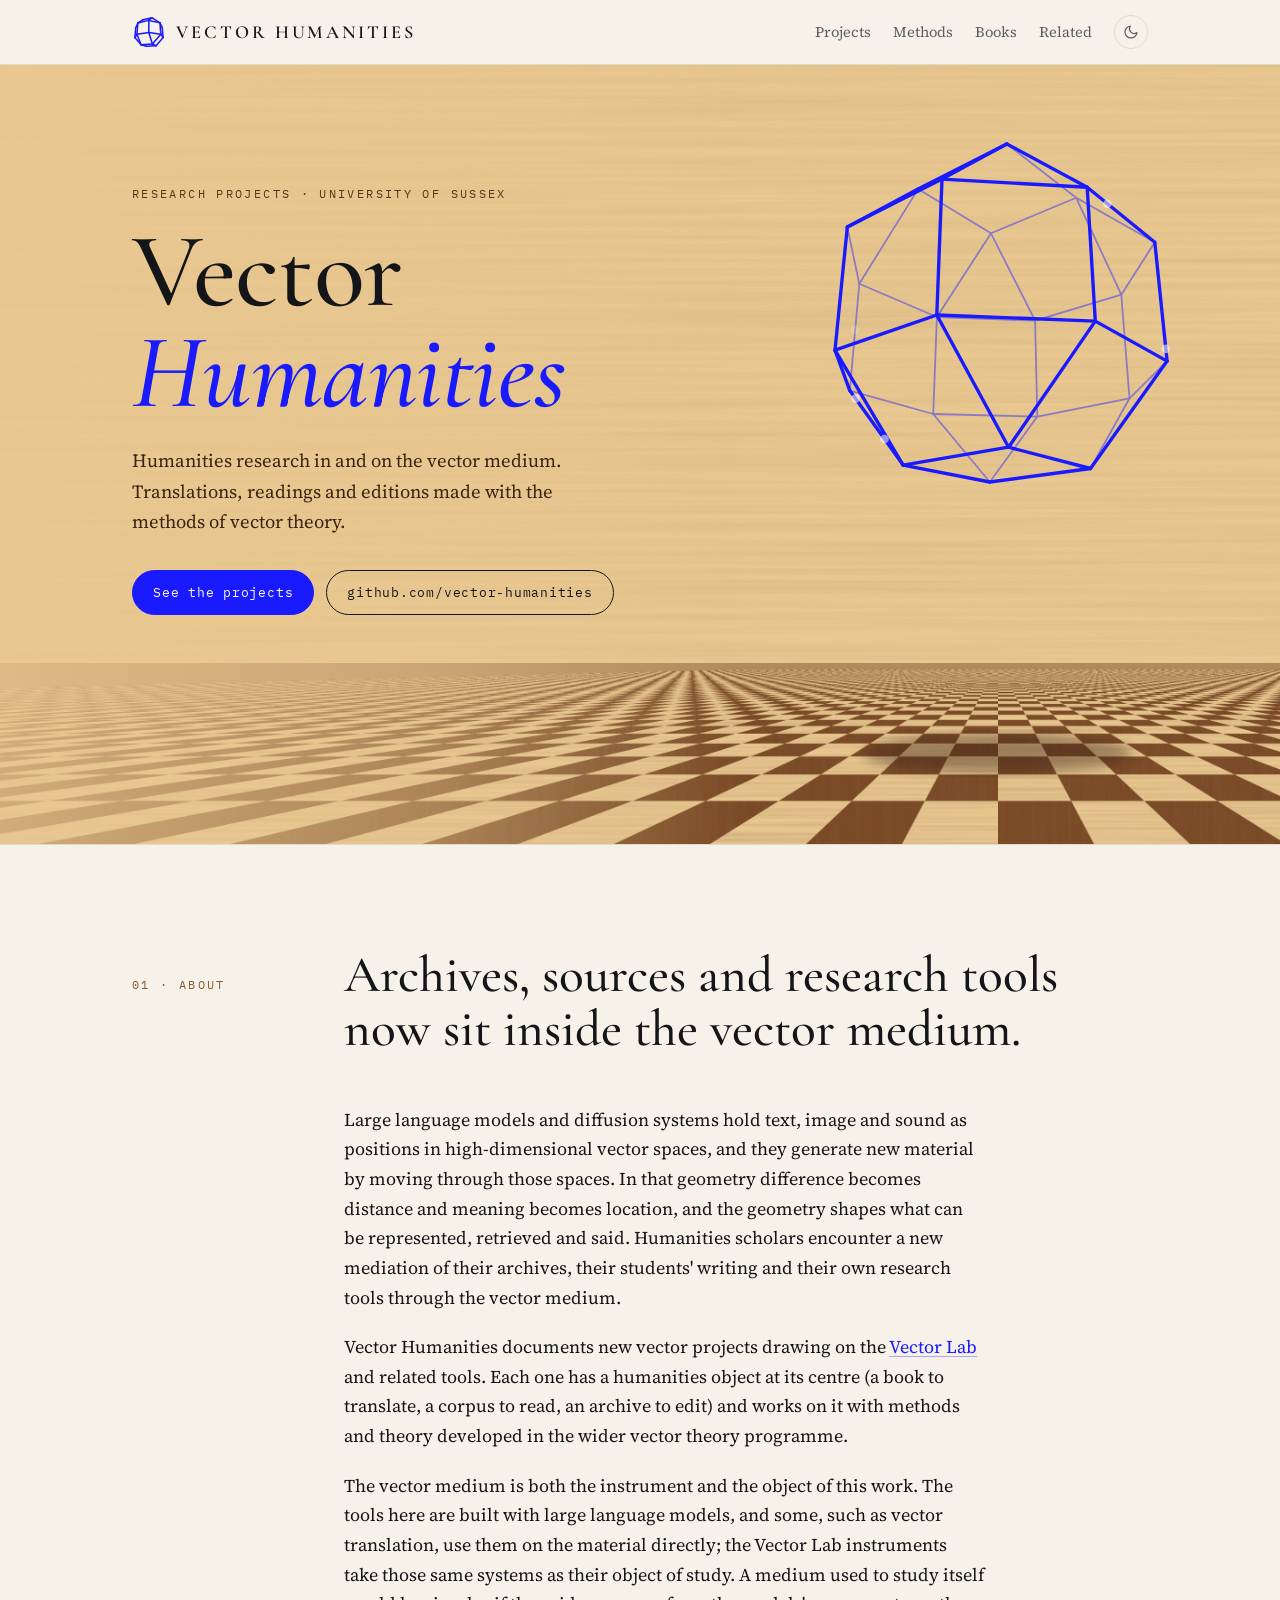
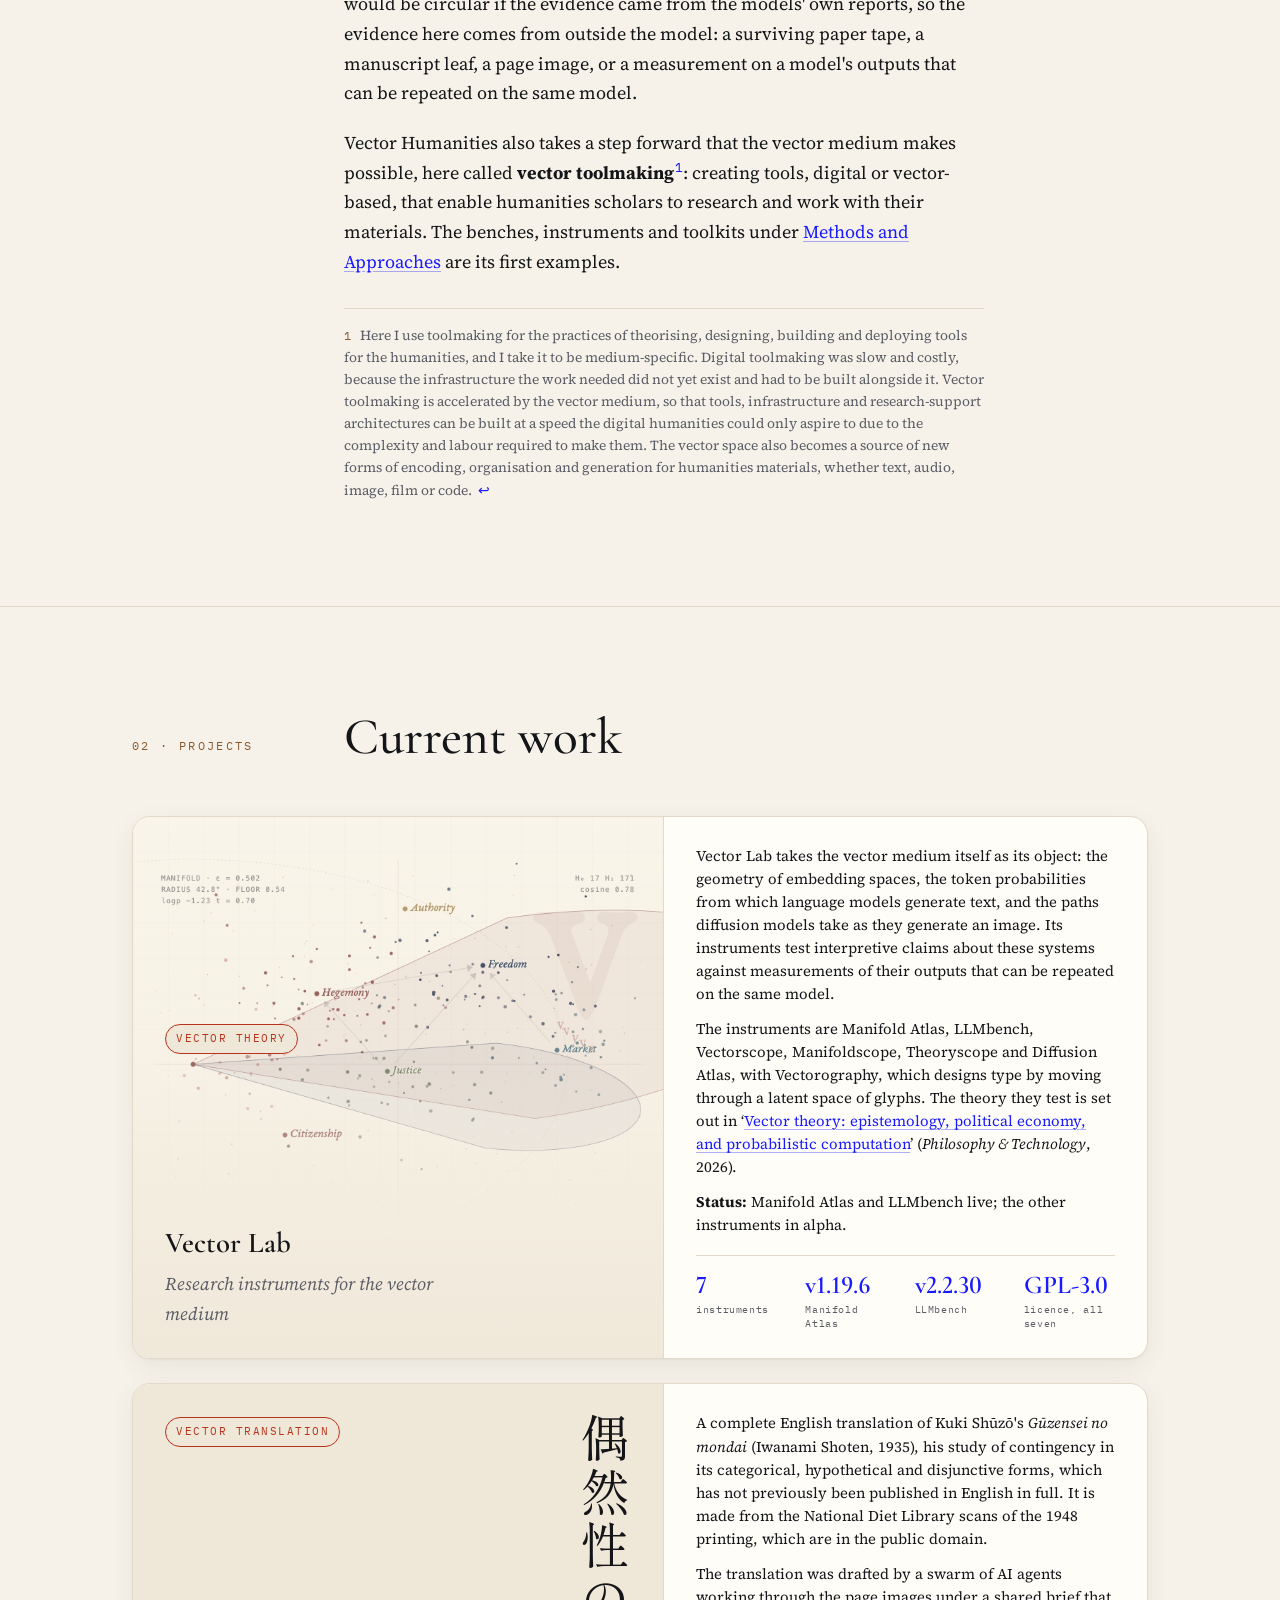
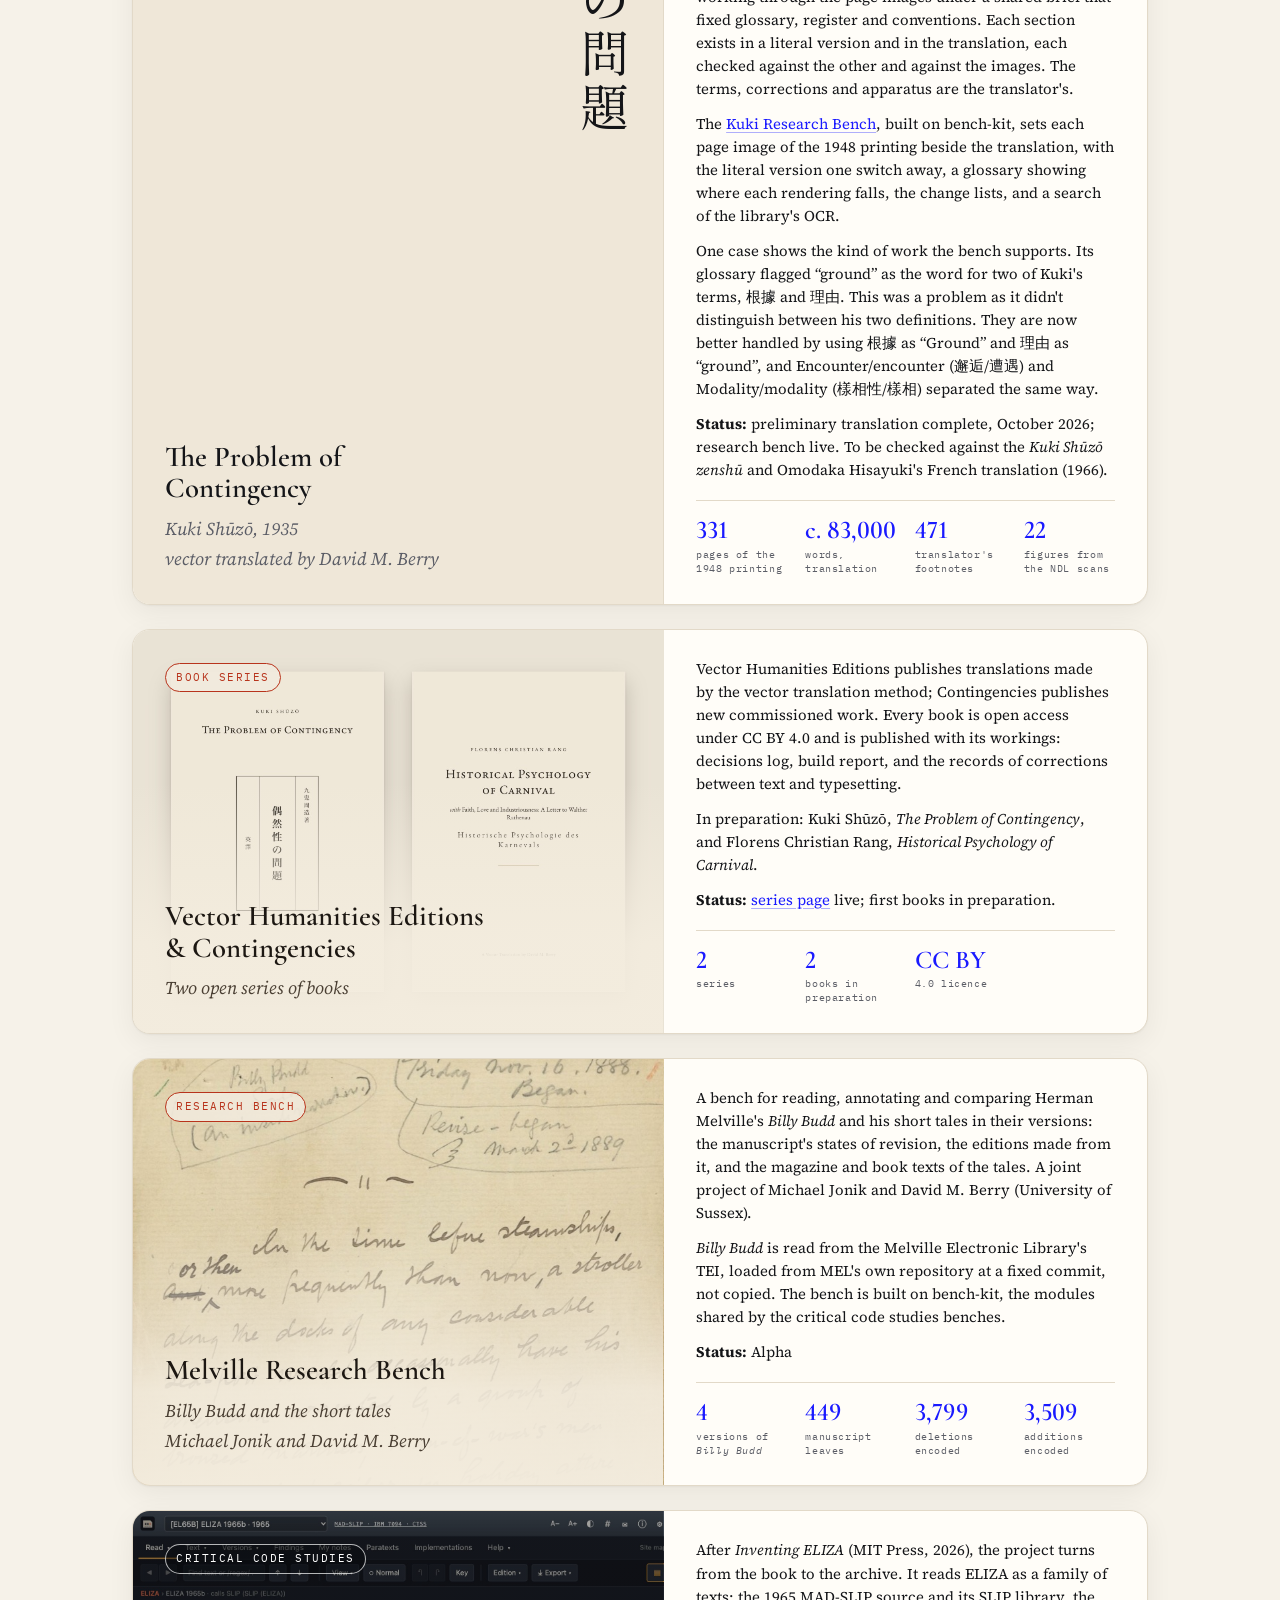
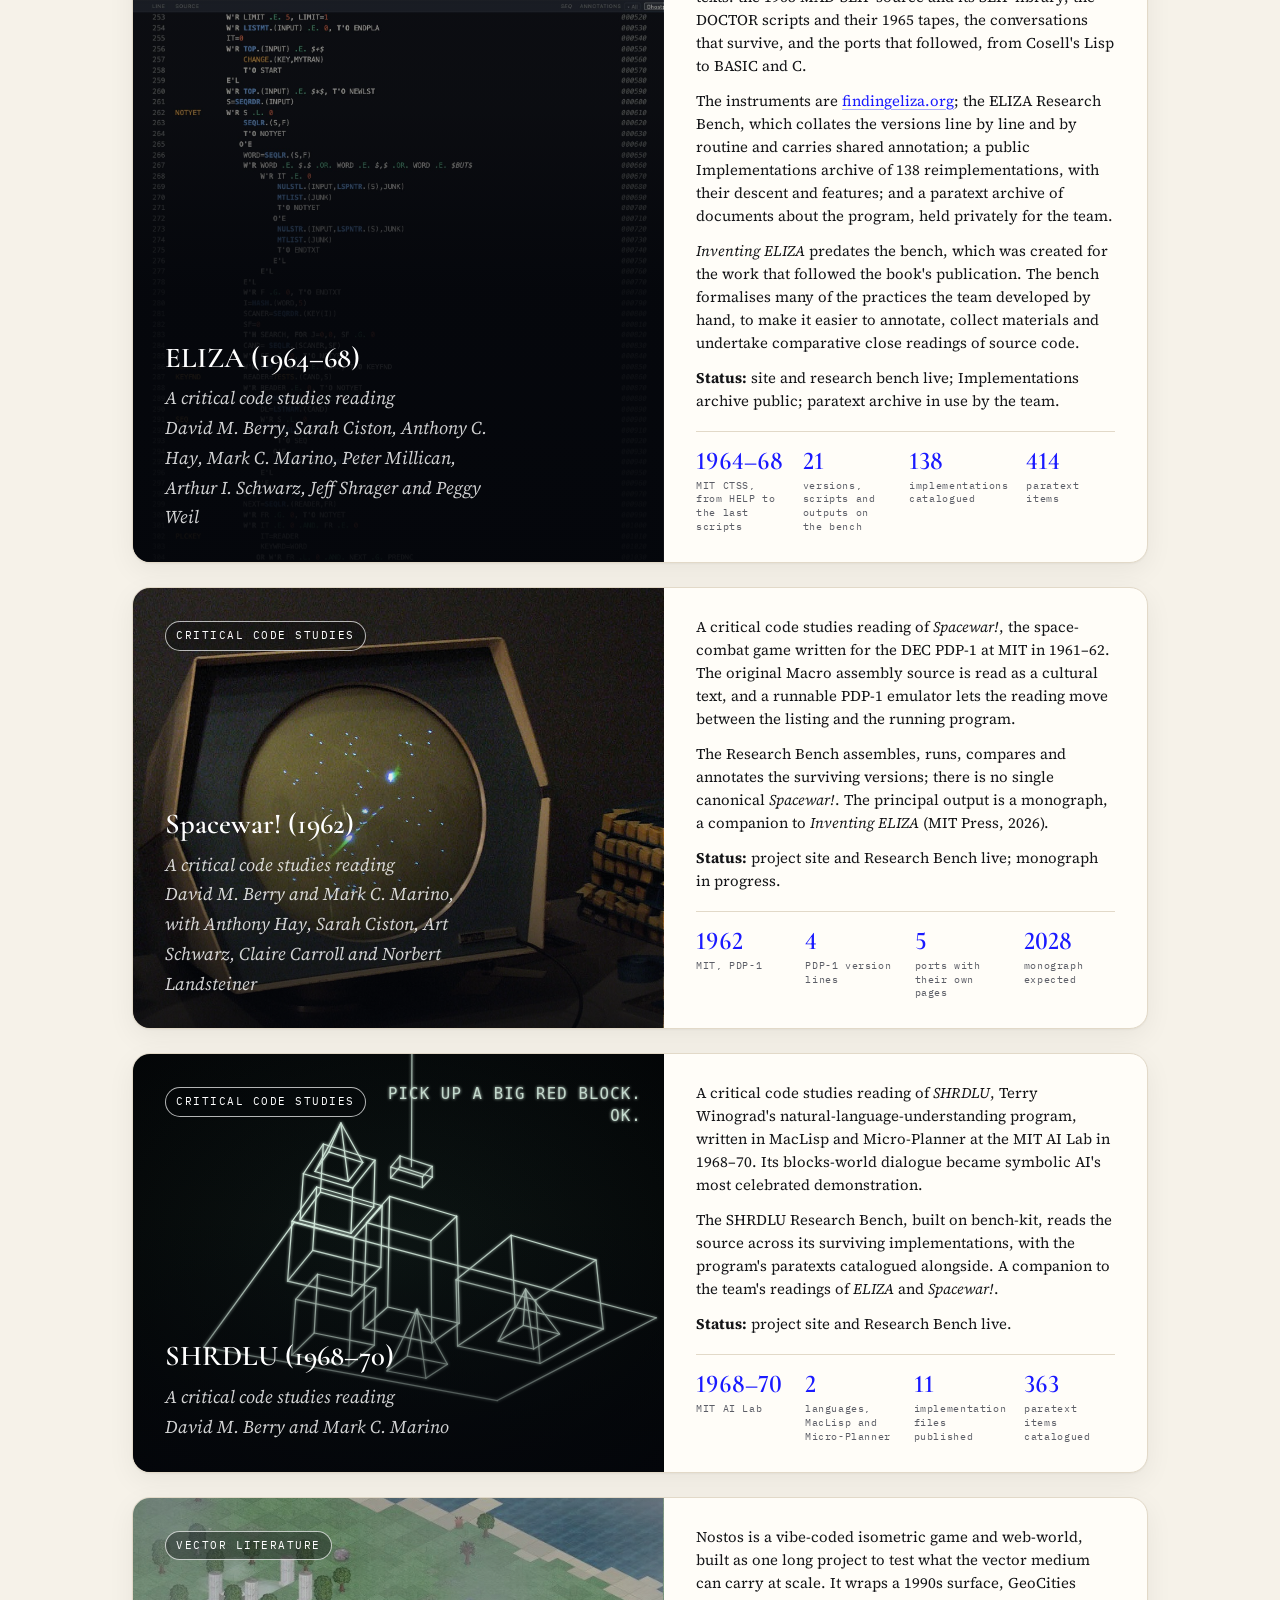
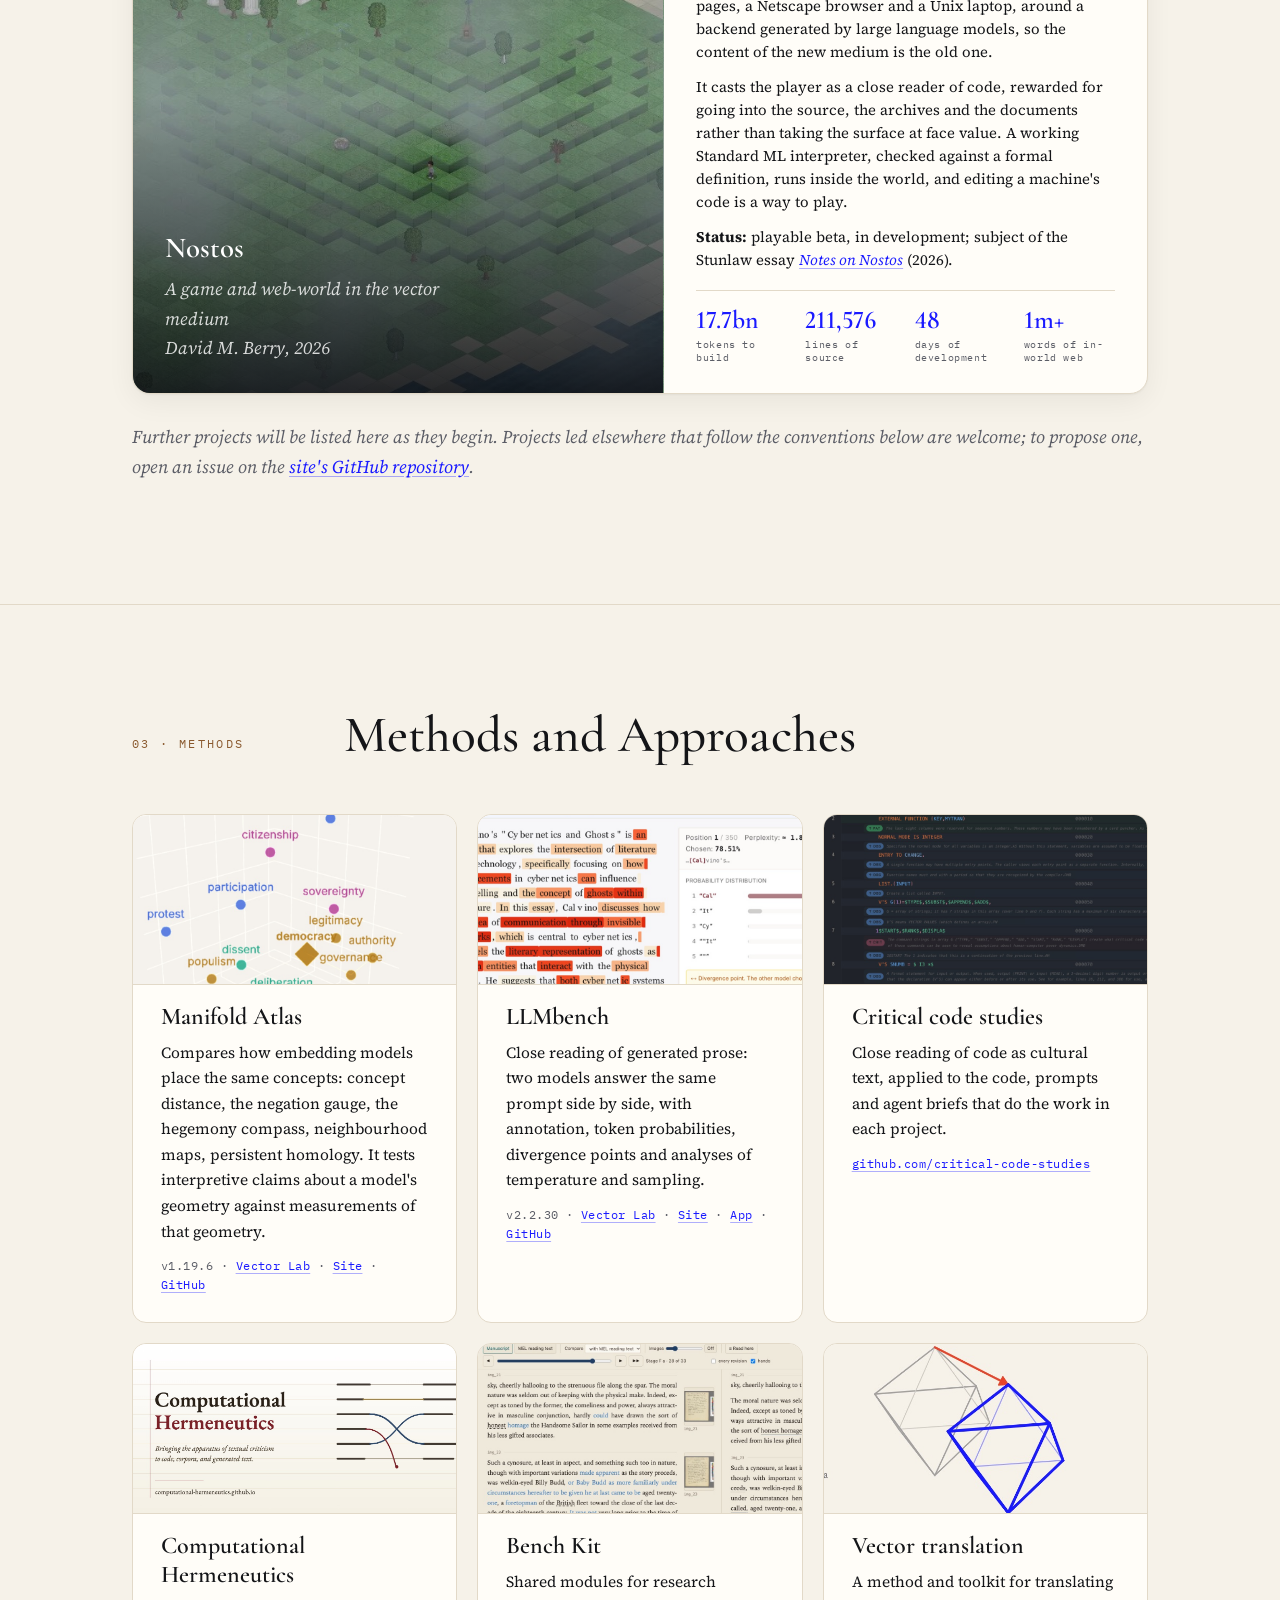
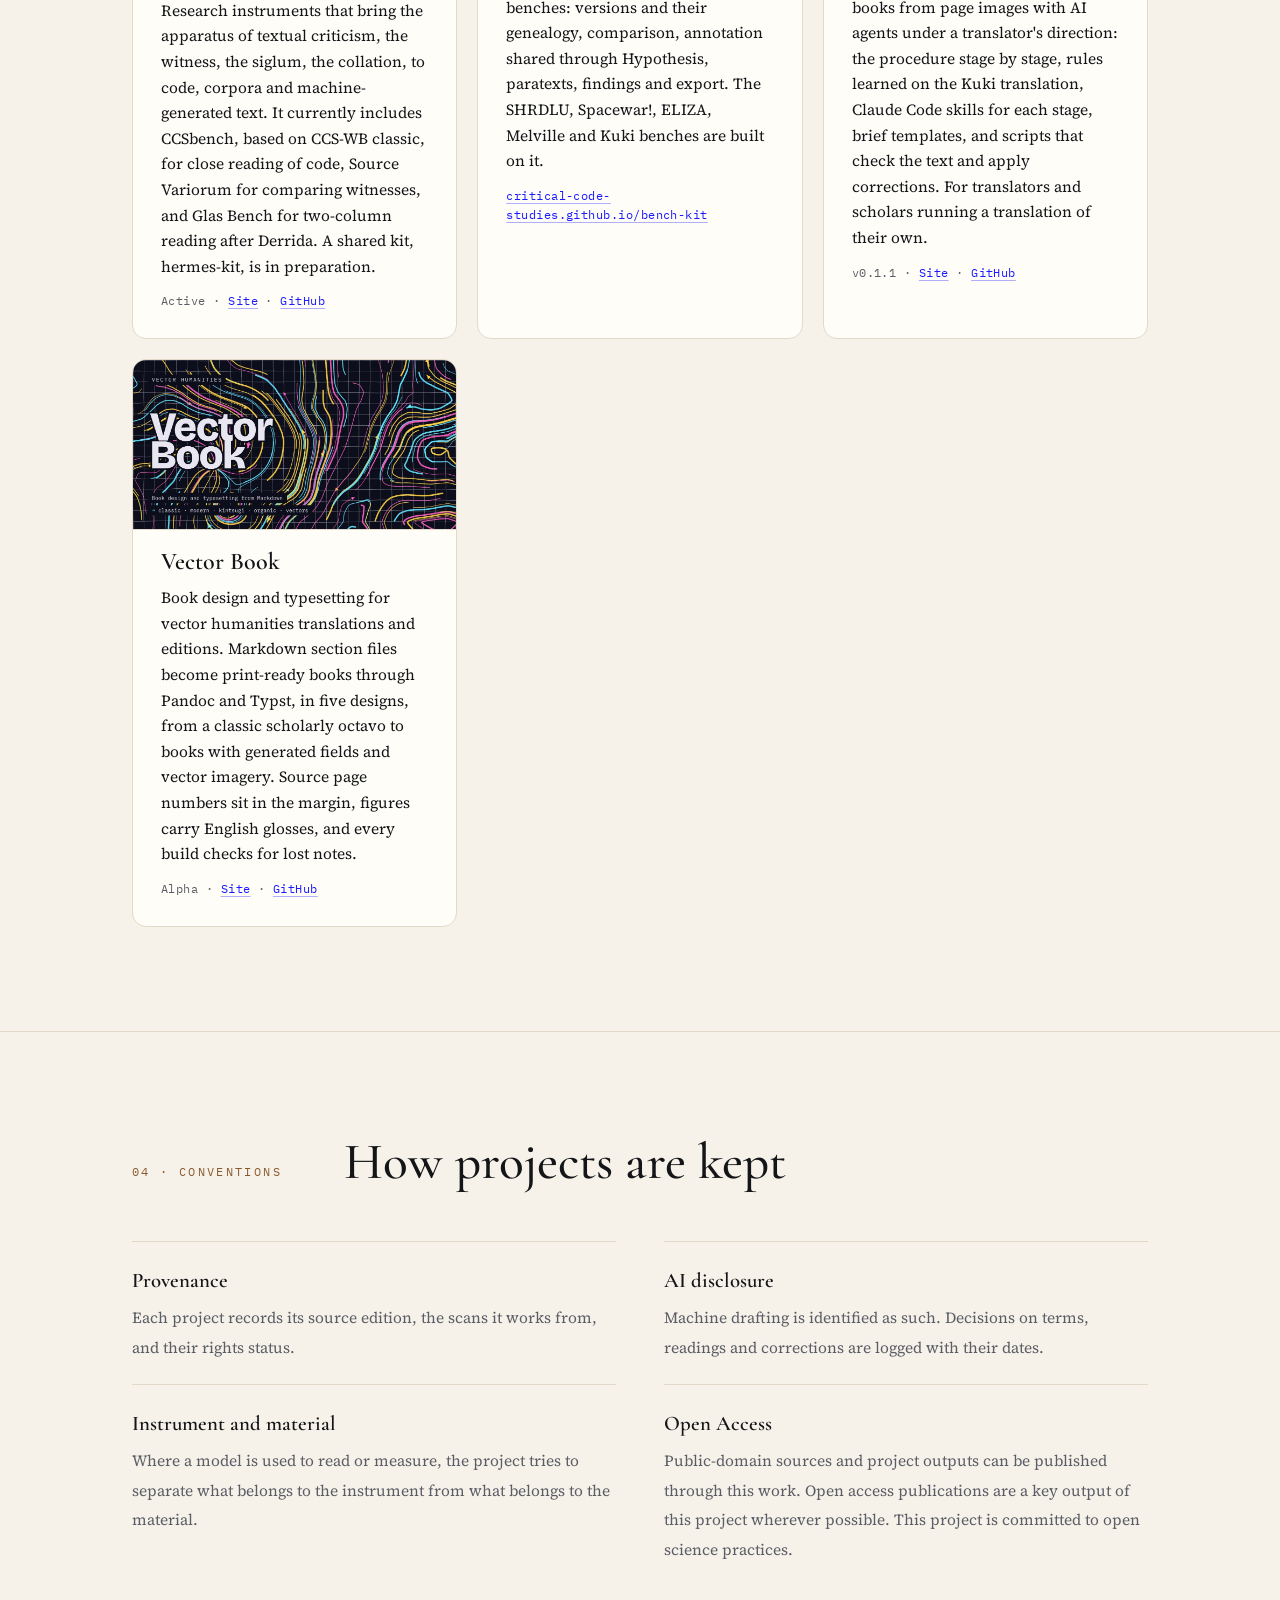
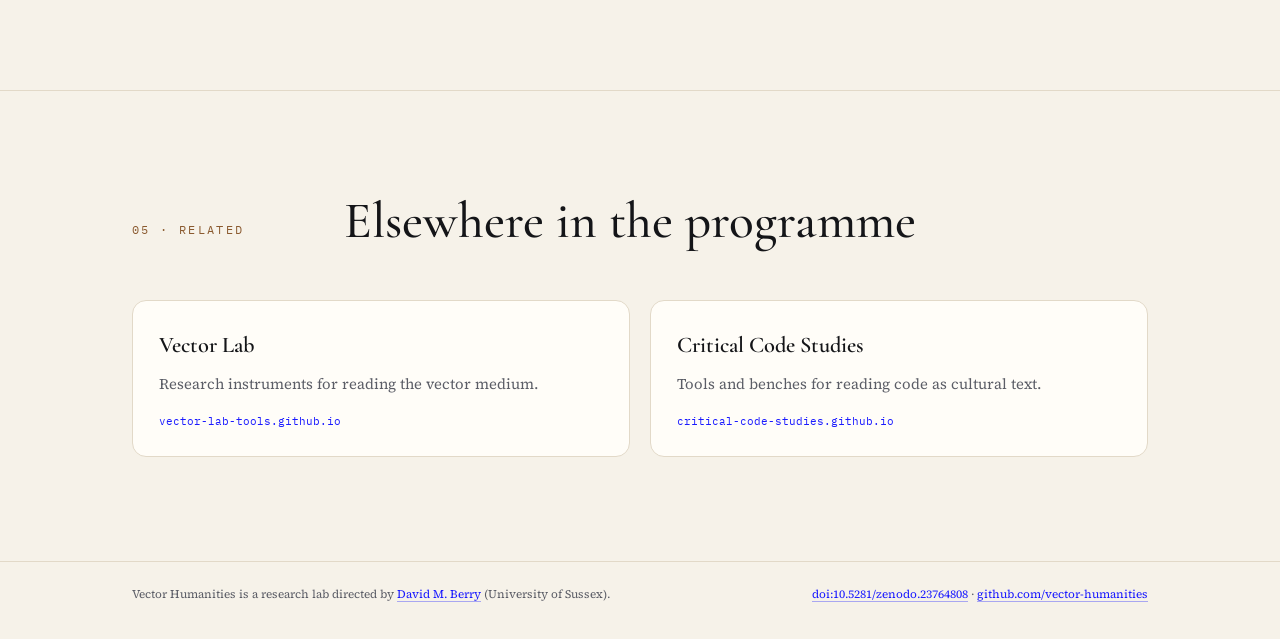
<file: index.html>
<!doctype html>
<html lang="en">
<head>
  <meta charset="utf-8">
  <meta name="viewport" content="width=device-width, initial-scale=1">
  <title>Vector Humanities</title>
  <meta name="description" content="Humanities research in and on the vector medium: projects that apply vector theory, the Vector Lab instruments, critical code studies and vector translation to texts, translations and archives.">
  <meta name="theme-color" content="#f8f5ee" media="(prefers-color-scheme: light)">
  <meta name="theme-color" content="#0b0e15" media="(prefers-color-scheme: dark)">
  <link rel="icon" type="image/svg+xml" href="assets/favicon.svg">
  <meta property="og:title" content="Vector Humanities">
  <meta property="og:description" content="Humanities research in and on the vector medium.">
  <meta property="og:type" content="website">
  <meta property="og:url" content="https://vector-humanities.github.io/">
  <meta property="og:image" content="https://vector-humanities.github.io/assets/og-card.png?v=2">
  <meta name="twitter:card" content="summary_large_image">

  <script>
    (function () {
      var s = null;
      try { s = localStorage.getItem('vh-theme'); } catch (e) {}
      if (s === 'dark' || s === 'light') document.documentElement.setAttribute('data-theme', s);
    })();
  </script>

  <link rel="preconnect" href="https://fonts.googleapis.com">
  <link rel="preconnect" href="https://fonts.gstatic.com" crossorigin>
  <link rel="stylesheet" href="https://fonts.googleapis.com/css2?family=Cormorant+Garamond:ital,wght@0,500;0,600;1,500&family=IBM+Plex+Mono:wght@400&family=Source+Serif+4:ital,opsz,wght@0,8..60,400;0,8..60,600;1,8..60,400&display=swap">
  <link rel="stylesheet" href="https://fonts.googleapis.com/css2?family=Shippori+Mincho:wght@500&display=swap&text=%E5%81%B6%E7%84%B6%E6%80%A7%E3%81%AE%E5%95%8F%E9%A1%8C">
  <link rel="preload" as="image" href="assets/floor.jpg">
  <link rel="stylesheet" href="assets/style.css?v=8">
</head>
<body>

<header class="site-header">
  <div class="wrap">
    <a class="brand" href="#top" aria-label="Vector Humanities home">
      <svg class="brand-mark" width="34" height="34" viewBox="0 0 100 100" aria-hidden="true"><path d="M8.39,66.34 L11.01,37.59" style="stroke:var(--blue)" stroke-width="4.44" stroke-linecap="round"/><path d="M30.38,14.96 L58.35,8.00" style="stroke:var(--blue)" stroke-width="4.44" stroke-linecap="round"/><path d="M42.01,92.00 L70.82,90.32" style="stroke:var(--blue)" stroke-width="4.44" stroke-linecap="round"/><path d="M91.61,66.13 L88.97,37.30" style="stroke:var(--blue)" stroke-width="4.44" stroke-linecap="round"/><path d="M70.82,90.32 L91.61,66.13" style="stroke:var(--blue)" stroke-width="4.44" stroke-linecap="round"/><path d="M11.01,37.59 L17.19,23.45" style="stroke:var(--blue)" stroke-width="4.44" stroke-linecap="round"/><path d="M17.19,23.45 L30.38,14.96" style="stroke:var(--blue)" stroke-width="4.44" stroke-linecap="round"/><path d="M26.87,87.65 L42.01,92.00" style="stroke:var(--blue)" stroke-width="4.44" stroke-linecap="round"/><path d="M82.18,23.16 L88.97,37.30" style="stroke:var(--blue)" stroke-width="4.44" stroke-linecap="round"/><path d="M8.39,66.34 L26.87,87.65" style="stroke:var(--blue)" stroke-width="4.44" stroke-linecap="round"/><path d="M58.35,8.00 L82.18,23.16" style="stroke:var(--blue)" stroke-width="4.44" stroke-linecap="round"/><path d="M8.39,66.34 L14.56,56.63" style="stroke:var(--blue)" stroke-width="4.44" stroke-linecap="round"/><path d="M49.48,15.85 L58.35,8.00" style="stroke:var(--blue)" stroke-width="4.44" stroke-linecap="round"/><path d="M59.99,85.29 L70.82,90.32" style="stroke:var(--blue)" stroke-width="4.44" stroke-linecap="round"/><path d="M84.78,56.43 L91.61,66.13" style="stroke:var(--blue)" stroke-width="4.44" stroke-linecap="round"/><path d="M14.56,56.63 L17.19,23.45" style="stroke:var(--blue)" stroke-width="4.44" stroke-linecap="round"/><path d="M26.87,87.65 L14.56,56.63" style="stroke:var(--blue)" stroke-width="4.44" stroke-linecap="round"/><path d="M17.19,23.45 L49.48,15.85" style="stroke:var(--blue)" stroke-width="4.44" stroke-linecap="round"/><path d="M26.87,87.65 L59.99,85.29" style="stroke:var(--blue)" stroke-width="4.44" stroke-linecap="round"/><path d="M49.48,15.85 L82.18,23.16" style="stroke:var(--blue)" stroke-width="4.44" stroke-linecap="round"/><path d="M84.78,56.43 L82.18,23.16" style="stroke:var(--blue)" stroke-width="4.44" stroke-linecap="round"/><path d="M59.99,85.29 L84.78,56.43" style="stroke:var(--blue)" stroke-width="4.44" stroke-linecap="round"/><path d="M14.56,56.63 L49.45,51.31" style="stroke:var(--blue)" stroke-width="4.44" stroke-linecap="round"/><path d="M49.45,51.31 L49.48,15.85" style="stroke:var(--blue)" stroke-width="4.44" stroke-linecap="round"/><path d="M59.99,85.29 L49.45,51.31" style="stroke:var(--blue)" stroke-width="4.44" stroke-linecap="round"/><path d="M49.45,51.31 L84.78,56.43" style="stroke:var(--blue)" stroke-width="4.44" stroke-linecap="round"/></svg>
      <span>Vector Humanities</span>
    </a>
    <nav class="site-nav" aria-label="Main">
      <a href="#projects">Projects</a>
      <a class="hide-sm" href="#methods">Methods</a>
      <a class="hide-sm" href="books/">Books</a>
      <a class="hide-sm" href="#related">Related</a>
      <button class="theme-toggle" type="button" aria-label="Toggle light and dark theme" title="Toggle light and dark theme">
        <svg class="icon-moon" viewBox="0 0 24 24" fill="none" stroke="currentColor" stroke-width="1.8" stroke-linecap="round" stroke-linejoin="round" aria-hidden="true"><path d="M21 12.79A9 9 0 1 1 11.21 3 7 7 0 0 0 21 12.79z"/></svg>
        <svg class="icon-sun" viewBox="0 0 24 24" fill="none" stroke="currentColor" stroke-width="1.8" stroke-linecap="round" stroke-linejoin="round" aria-hidden="true"><circle cx="12" cy="12" r="4"/><path d="M12 2v2M12 20v2M4.93 4.93l1.41 1.41M17.66 17.66l1.41 1.41M2 12h2M20 12h2M4.93 19.07l1.41-1.41M17.66 6.34l1.41-1.41"/></svg>
      </button>
    </nav>
  </div>
</header>

<main id="top">

  <div class="hero">
    <svg id="scene" aria-hidden="true" preserveAspectRatio="none"></svg>
    <div class="wrap">
      <div class="hero-copy">
      <p class="eyebrow">Research projects · University of Sussex</p>
      <h1>Vector<br><em>Humanities</em></h1>
      <p class="lede">Humanities research in and on the vector medium. Translations, readings and editions made with the methods of vector theory.</p>
      <div class="cta">
        <a class="btn primary" href="#projects">See the projects</a>
        <a class="btn" href="https://github.com/vector-humanities">github.com/vector-humanities</a>
      </div>
    </div>
      </div>
  </div>

  <section id="about">
    <div class="wrap">
      <div class="section-head reveal">
        <p class="num">01 · About</p>
        <h2>Archives, sources and research tools now sit inside the vector medium.</h2>
      </div>
      <div class="prose indent reveal">
        <p>Large language models and diffusion systems hold text, image and sound as positions in high-dimensional vector spaces, and they generate new material by moving through those spaces. In that geometry difference becomes distance and meaning becomes location, and the geometry shapes what can be represented, retrieved and said. Humanities scholars encounter a new mediation of their archives, their students' writing and their own research tools through the vector medium.</p>
        <p>Vector Humanities documents new vector projects drawing on the <a href="https://vector-lab-tools.github.io">Vector Lab</a> and related tools. Each one has a humanities object at its centre (a book to translate, a corpus to read, an archive to edit) and works on it with methods and theory developed in the wider vector theory programme.</p>
        <p>The vector medium is both the instrument and the object of this work. The tools here are built with large language models, and some, such as vector translation, use them on the material directly; the Vector Lab instruments take those same systems as their object of study. A medium used to study itself would be circular if the evidence came from the models' own reports, so the evidence here comes from outside the model: a surviving paper tape, a manuscript leaf, a page image, or a measurement on a model's outputs that can be repeated on the same model.</p>
        <p>Vector Humanities also takes a step forward that the vector medium makes possible, here called <b>vector toolmaking</b><sup class="fnref"><a href="#fn-he" id="fnref-he" aria-label="Note 1">1</a></sup>: creating tools, digital or vector-based, that enable humanities scholars to research and work with their materials. The benches, instruments and toolkits under <a href="#methods">Methods and Approaches</a> are its first examples.</p>
        <aside class="footnotes" aria-label="Notes">
          <p id="fn-he"><span class="fn-num">1</span> Here I use toolmaking for the practices of theorising, designing, building and deploying tools for the humanities, and I take it to be medium-specific. Digital toolmaking was slow and costly, because the infrastructure the work needed did not yet exist and had to be built alongside it. Vector toolmaking is accelerated by the vector medium, so that tools, infrastructure and research-support architectures can be built at a speed the digital humanities could only aspire to due to the complexity and labour required to make them. The vector space also becomes a source of new forms of encoding, organisation and generation for humanities materials, whether text, audio, image, film or code. <a href="#fnref-he" class="fn-back" aria-label="Back to the text">↩</a></p>
        </aside>
      </div>

    </div>
  </section>

  <section id="projects">
    <div class="wrap">
      <div class="section-head reveal">
        <p class="num">02 · Projects</p>
        <h2>Current work</h2>
      </div>

      <article class="project reveal">
        <div class="cover lab" style="background-image: url('assets/vector-lab-cover.jpg?v=3'); background-position: center top">
          <!-- cover: composed image for the Vector Lab card, one visual signature per instrument: Manifold Atlas (scatter cloud, cones, concept arrows), LLMbench (logp / t readout in the top-left panel), Vectorography (ghost V letterform). Made by the Vector Lab Website session, rendered 1500x1800 in headless Chrome. -->
          <a class="cover-link" href="https://vector-lab-tools.github.io" aria-label="Open the Vector Lab site"></a>
          <div class="cover-text">
            <span class="tag">Vector theory</span>
          </div>
          <div class="cover-text">
            <h3>Vector Lab</h3>
            <p class="by">Research instruments for the vector medium</p>
          </div>
        </div>
        <div class="body">
          <p>Vector Lab takes the vector medium itself as its object: the geometry of embedding spaces, the token probabilities from which language models generate text, and the paths diffusion models take as they generate an image. Its instruments test interpretive claims about these systems against measurements of their outputs that can be repeated on the same model.</p>
          <p>The instruments are Manifold Atlas, LLMbench, Vectorscope, Manifoldscope, Theoryscope and Diffusion Atlas, with Vectorography, which designs type by moving through a latent space of glyphs. The theory they test is set out in &lsquo;<a href="https://doi.org/10.1007/s13347-026-01162-w">Vector theory: epistemology, political economy, and probabilistic computation</a>&rsquo; (<i>Philosophy &amp; Technology</i>, 2026).</p>
          <p><b>Status:</b> Manifold Atlas and LLMbench live; the other instruments in alpha.</p>
          <div class="stats">
            <div><b>7</b><span>instruments</span></div>
            <div><b>v1.19.6</b><span>Manifold Atlas</span></div>
            <div><b>v2.2.30</b><span>LLMbench</span></div>
            <div><b>GPL-3.0</b><span>licence, all seven</span></div>
          </div>
        </div>
      </article>

      <article class="project reveal">
        <div class="cover">
          <a class="cover-link" href="https://vector-humanities.github.io/kuki-bench/" aria-label="Open the Kuki Research Bench"></a>
          <p class="jp" lang="ja">偶然性の問題</p>
          <div class="cover-text">
            <span class="tag">Vector translation</span>
          </div>
          <div class="cover-text">
            <h3>The Problem of Contingency</h3>
            <p class="by">Kuki Shūzō, 1935<br>vector translated by David M. Berry</p>
          </div>
        </div>
        <div class="body">
          <p>A complete English translation of Kuki Shūzō's <i lang="ja-Latn">Gūzensei no mondai</i> (Iwanami Shoten, 1935), his study of contingency in its categorical, hypothetical and disjunctive forms, which has not previously been published in English in full. It is made from the National Diet Library scans of the 1948 printing, which are in the public domain.</p>
          <p>The translation was drafted by a swarm of AI agents working through the page images under a shared brief that fixed glossary, register and conventions. Each section exists in a literal version and in the translation, each checked against the other and against the images. The terms, corrections and apparatus are the translator's.</p>
          <p>The <a href="https://vector-humanities.github.io/kuki-bench/">Kuki Research Bench</a>, built on bench-kit, sets each page image of the 1948 printing beside the translation, with the literal version one switch away, a glossary showing where each rendering falls, the change lists, and a search of the library's OCR.</p>
          <p>One case shows the kind of work the bench supports. Its glossary flagged “ground” as the word for two of Kuki's terms, <span lang="ja">根據</span> and <span lang="ja">理由</span>. This was a problem as it didn't distinguish between his two definitions. They are now better handled by using <span lang="ja">根據</span> as “Ground” and <span lang="ja">理由</span> as “ground”, and Encounter/encounter (<span lang="ja">邂逅</span>/<span lang="ja">遭遇</span>) and Modality/modality (<span lang="ja">樣相性</span>/<span lang="ja">樣相</span>) separated the same way.</p>
          <p><b>Status:</b> preliminary translation complete, October 2026; research bench live. To be checked against the <i>Kuki Shūzō zenshū</i> and Omodaka Hisayuki's French translation (1966).</p>
          <div class="stats">
            <div><b>331</b><span>pages of the 1948 printing</span></div>
            <div><b>c. 83,000</b><span>words, translation</span></div>
            <div><b>471</b><span>translator's footnotes</span></div>
            <div><b>22</b><span>figures from the NDL scans</span></div>
          </div>
        </div>
      </article>

      <article class="project reveal">
        <div class="cover photo paper" style="background-image: url('assets/books-covers.jpg'); background-position: 50% 50%">
          <!-- Covers in proof: Kuki Shuzo, The Problem of Contingency; Florens Christian Rang, Historical Psychology of Carnival. From books/assets. -->
          <a class="cover-link" href="books/" aria-label="Open Vector Humanities Editions and Contingencies"></a>
          <div class="cover-text">
            <span class="tag">Book series</span>
          </div>
          <div class="cover-text">
            <h3>Vector Humanities Editions &amp; Contingencies</h3>
            <p class="by">Two open series of books</p>
          </div>
        </div>
        <div class="body">
          <p>Vector Humanities Editions publishes translations made by the vector translation method; Contingencies publishes new commissioned work. Every book is open access under CC BY 4.0 and is published with its workings: decisions log, build report, and the records of corrections between text and typesetting.</p>
          <p>In preparation: Kuki Shūzō, <i>The Problem of Contingency</i>, and Florens Christian Rang, <i>Historical Psychology of Carnival</i>.</p>
          <p><b>Status:</b> <a href="books/">series page</a> live; first books in preparation.</p>
          <div class="stats">
            <div><b>2</b><span>series</span></div>
            <div><b>2</b><span>books in preparation</span></div>
            <div><b>CC BY</b><span>4.0 licence</span></div>
          </div>
        </div>
      </article>

      <article class="project reveal">
        <div class="cover photo paper" style="background-image: url('assets/billy-budd-leaf.jpg')">
          <!-- Opening leaf of the story, Billy Budd manuscript. MS Am 188 (363), Houghton Library, Harvard University. Public domain.
               https://commons.wikimedia.org/wiki/File:Houghton_MS_Am_188_(363)_-_Billy_Budd_manuscript_1.jpg -->
          <a class="cover-link" href="https://vector-humanities.github.io/melville/" aria-label="Open the Melville Research Bench" title="MS Am 188 (363), Houghton Library, Harvard University"></a>
          <div class="cover-text">
            <span class="tag">Research bench</span>
          </div>
          <div class="cover-text">
            <h3>Melville Research Bench</h3>
            <p class="by"><i>Billy Budd</i> and the short tales<br>Michael Jonik and David M. Berry</p>
          </div>
        </div>
        <div class="body">
          <p>A bench for reading, annotating and comparing Herman Melville's <i>Billy Budd</i> and his short tales in their versions: the manuscript's states of revision, the editions made from it, and the magazine and book texts of the tales. A joint project of Michael Jonik and David M. Berry (University of Sussex).</p>
          <p><i>Billy Budd</i> is read from the Melville Electronic Library's TEI, loaded from MEL's own repository at a fixed commit, not copied. The bench is built on bench-kit, the modules shared by the critical code studies benches.</p>
          <p><b>Status:</b> Alpha</p>
          <div class="stats">
            <div><b>4</b><span>versions of <i>Billy Budd</i></span></div>
            <div><b>449</b><span>manuscript leaves</span></div>
            <div><b>3,799</b><span>deletions encoded</span></div>
            <div><b>3,509</b><span>additions encoded</span></div>
          </div>
        </div>
      </article>

      <article class="project reveal">
        <div class="cover photo dense" style="background-image: url('assets/eliza-cover.jpg'); background-position: left top">
          <!-- Screenshot of the ELIZA Research Bench (findingeliza.org/research/), Read view of ELIZA 1965b, lines 253-304.
               The 1965 MAD-SLIP source is from Joseph Weizenbaum's papers at MIT (MIT Distinctive Collections), released CC0;
               the bench interface is the project's own (critical-code-studies/ELIZA, bench-kit). -->
          <a class="cover-link" href="https://findingeliza.org/research/" aria-label="Open the ELIZA Research Bench"></a>
          <div class="cover-text">
            <span class="tag">Critical code studies</span>
          </div>
          <div class="cover-text">
            <h3>ELIZA (1964–68)</h3>
            <p class="by">A critical code studies reading<br>David M. Berry, Sarah Ciston, Anthony C. Hay, Mark C. Marino, Peter Millican, Arthur I. Schwarz, Jeff Shrager and Peggy Weil</p>
          </div>
        </div>
        <div class="body">
          <p>After <i>Inventing ELIZA</i> (MIT Press, 2026), the project turns from the book to the archive. It reads ELIZA as a family of texts: the 1965 MAD-SLIP source and its SLIP library, the DOCTOR scripts and their 1965 tapes, the conversations that survive, and the ports that followed, from Cosell's Lisp to BASIC and C.</p>
          <p>The instruments are <a href="https://findingeliza.org">findingeliza.org</a>; the ELIZA Research Bench, which collates the versions line by line and by routine and carries shared annotation; a public Implementations archive of 138 reimplementations, with their descent and features; and a paratext archive of documents about the program, held privately for the team.</p>
          <p><i>Inventing ELIZA</i> predates the bench, which was created for the work that followed the book's publication. The bench formalises many of the practices the team developed by hand, to make it easier to annotate, collect materials and undertake comparative close readings of source code.</p>
          <p><b>Status:</b> site and research bench live; Implementations archive public; paratext archive in use by the team.</p>
          <div class="stats">
            <div><b>1964–68</b><span>MIT CTSS, from HELP to the last scripts</span></div>
            <div><b>21</b><span>versions, scripts and outputs on the bench</span></div>
            <div><b>138</b><span>implementations catalogued</span></div>
            <div><b>414</b><span>paratext items</span></div>
          </div>
        </div>
      </article>

      <article class="project reveal">
        <div class="cover photo" style="background-image: url('assets/spacewar-type30.jpg')">
          <!-- Photo: Joi Ito, CC BY 2.0. Spacewar! running on the Computer History Museum's PDP-1.
               https://commons.wikimedia.org/wiki/File:Spacewar!-PDP-1-20070512.jpg  https://creativecommons.org/licenses/by/2.0/ -->
          <a class="cover-link" href="https://spacewar1962.github.io/spacewar/" aria-label="Open the Spacewar! project site" title="Photo: Joi Ito, CC BY 2.0"></a>
          <div class="cover-text">
            <span class="tag">Critical code studies</span>
          </div>
          <div class="cover-text">
            <h3>Spacewar! (1962)</h3>
            <p class="by">A critical code studies reading<br>David M. Berry and Mark C. Marino, with Anthony Hay, Sarah Ciston, Art Schwarz, Claire Carroll and Norbert Landsteiner</p>
          </div>
        </div>
        <div class="body">
          <p>A critical code studies reading of <i>Spacewar!</i>, the space-combat game written for the DEC PDP-1 at MIT in 1961–62. The original Macro assembly source is read as a cultural text, and a runnable PDP-1 emulator lets the reading move between the listing and the running program.</p>
          <p>The Research Bench assembles, runs, compares and annotates the surviving versions; there is no single canonical <i>Spacewar!</i>. The principal output is a monograph, a companion to <i>Inventing ELIZA</i> (MIT Press, 2026).</p>
          <p><b>Status:</b> project site and Research Bench live; monograph in progress.</p>
          <div class="stats">
            <div><b>1962</b><span>MIT, PDP-1</span></div>
            <div><b>4</b><span>PDP-1 version lines</span></div>
            <div><b>5</b><span>ports with their own pages</span></div>
            <div><b>2028</b><span>monograph expected</span></div>
          </div>
        </div>
      </article>

      <article class="project reveal">
        <div class="cover photo" style="background-image: url('assets/shrdlu-blocks.svg?v=2')">
          <!-- SHRDLU's blocks world, redrawn for this site as a phosphor wireframe after the Type 340 display. -->
          <a class="cover-link" href="https://critical-code-studies.github.io/SHRDLU/" aria-label="Open the SHRDLU project site"></a>
          <div class="cover-text">
            <span class="tag">Critical code studies</span>
          </div>
          <div class="cover-text">
            <h3>SHRDLU (1968–70)</h3>
            <p class="by">A critical code studies reading<br>David M. Berry and Mark C. Marino</p>
          </div>
        </div>
        <div class="body">
          <p>A critical code studies reading of <i>SHRDLU</i>, Terry Winograd's natural-language-understanding program, written in MacLisp and Micro-Planner at the MIT AI Lab in 1968–70. Its blocks-world dialogue became symbolic AI's most celebrated demonstration.</p>
          <p>The SHRDLU Research Bench, built on bench-kit, reads the source across its surviving implementations, with the program's paratexts catalogued alongside. A companion to the team's readings of <i>ELIZA</i> and <i>Spacewar!</i>.</p>
          <p><b>Status:</b> project site and Research Bench live.</p>
          <div class="stats">
            <div><b>1968–70</b><span>MIT AI Lab</span></div>
            <div><b>2</b><span>languages, MacLisp and Micro-Planner</span></div>
            <div><b>11</b><span>implementation files published</span></div>
            <div><b>363</b><span>paratext items catalogued</span></div>
          </div>
        </div>
      </article>

      <article class="project reveal">
        <div class="cover photo" style="background-image: url('assets/nostos-cover.jpg'); background-position: center">
          <!-- Source: in-game screenshot, NostOS (nostos-ai.vercel.app), the island of Ogygia with the stone circle and the terraced hill, cropped portrait, HUD removed, captured by D. Berry 2026 -->
          <a class="cover-link" href="https://nostos-ai.vercel.app" aria-label="Play Nostos"></a>
          <div class="cover-text">
            <span class="tag">Vector literature</span>
          </div>
          <div class="cover-text">
            <h3>Nostos</h3>
            <p class="by">A game and web-world in the vector medium<br>David M. Berry, 2026</p>
          </div>
        </div>
        <div class="body">
          <p>Nostos is a vibe-coded isometric game and web-world, built as one long project to test what the vector medium can carry at scale. It wraps a 1990s surface, GeoCities pages, a Netscape browser and a Unix laptop, around a backend generated by large language models, so the content of the new medium is the old one.</p>
          <p>It casts the player as a close reader of code, rewarded for going into the source, the archives and the documents rather than taking the surface at face value. A working Standard ML interpreter, checked against a formal definition, runs inside the world, and editing a machine's code is a way to play.</p>
          <p><b>Status:</b> playable beta, in development; subject of the Stunlaw essay <a href="https://stunlaw.blogspot.com/2026/08/notes-of-nostos-experimental-literary.html"><i>Notes on Nostos</i></a> (2026).</p>
          <div class="stats">
            <div><b>17.7bn</b><span>tokens to build</span></div>
            <div><b>211,576</b><span>lines of source</span></div>
            <div><b>48</b><span>days of development</span></div>
            <div><b>1m+</b><span>words of in-world web</span></div>
          </div>
        </div>
      </article>

      <p class="more reveal">Further projects will be listed here as they begin. Projects led elsewhere that follow the conventions below are welcome; to propose one, open an issue on the <a href="https://github.com/vector-humanities/vector-humanities.github.io/issues">site's GitHub repository</a>.</p>
    </div>
  </section>

  <section id="methods">
    <div class="wrap">
      <div class="section-head reveal">
        <p class="num">03 · Methods</p>
        <h2>Methods and Approaches</h2>
      </div>
      <div class="methods">
        <div class="method shot reveal">
          <!-- Manifold Atlas, neighbourhood map: concepts around "democracy" across sub-manifolds. Screenshot from the tool's docs. -->
          <a class="shot-img" href="https://manifold-atlas.vercel.app" aria-label="Open Manifold Atlas"><img src="assets/manifold-atlas.jpg" alt="Manifold Atlas neighbourhood map of concepts around democracy" width="900" height="743" loading="lazy"></a>
          <h3>Manifold Atlas</h3>
          <p>Compares how embedding models place the same concepts: concept distance, the negation gauge, the hegemony compass, neighbourhood maps, persistent homology. It tests interpretive claims about a model's geometry against measurements of that geometry.</p>
          <p class="src">v1.19.6 · <a href="https://vector-lab-tools.github.io">Vector Lab</a> · <a href="https://manifold-atlas.vercel.app">Site</a> · <a href="https://github.com/vector-lab-tools/manifold-atlas">GitHub</a></p>
        </div>
        <div class="method shot reveal">
          <!-- LLMbench, probability heatmap: tokens shaded by their probability, with the distribution at a divergence point. Screenshot from the tool's docs. -->
          <a class="shot-img" href="https://vector-lab-tools.github.io/LLMbench/" aria-label="Open the LLMbench site"><img src="assets/llmbench.jpg" alt="LLMbench probability heatmap with a token's probability distribution" width="900" height="610" loading="lazy"></a>
          <h3>LLMbench</h3>
          <p>Close reading of generated prose: two models answer the same prompt side by side, with annotation, token probabilities, divergence points and analyses of temperature and sampling.</p>
          <p class="src">v2.2.30 · <a href="https://vector-lab-tools.github.io">Vector Lab</a> · <a href="https://vector-lab-tools.github.io/LLMbench/">Site</a> · <a href="https://llm-bench-mu.vercel.app">App</a> · <a href="https://github.com/vector-lab-tools/LLMbench">GitHub</a></p>
        </div>
        <div class="method shot reveal">
          <!-- Critical code studies: the CCS Workbench, ELIZA (1966) MAD source with the group's annotations. Screenshot from the CCS-WB docs. -->
          <a class="shot-img" href="https://github.com/critical-code-studies" aria-label="Open the Critical Code Studies organisation"><img src="assets/ccs-workbench.jpg" alt="The CCS Workbench showing annotated ELIZA source code" width="900" height="525" loading="lazy"></a>
          <h3>Critical code studies</h3>
          <p>Close reading of code as cultural text, applied to the code, prompts and agent briefs that do the work in each project.</p>
          <p class="src"><a href="https://github.com/critical-code-studies">github.com/critical-code-studies</a></p>
        </div>
        <div class="method shot reveal">
          <!-- Computational Hermeneutics: the family og-card from the hub, computational-hermeneutics-hub/assets/images/og-card.png, converted to JPG. -->
          <a class="shot-img" href="https://computational-hermeneutics.github.io/" aria-label="Open the Computational Hermeneutics site"><img src="assets/computational-hermeneutics.jpg" alt="Computational Hermeneutics title card: the family name in serif type beside a braid of parallel bars joined by curved ribbons, one pair crossing to mark a transposition" width="1200" height="630" loading="lazy"></a>
          <h3>Computational Hermeneutics</h3>
          <p>Research instruments that bring the apparatus of textual criticism, the witness, the siglum, the collation, to code, corpora and machine-generated text. It currently includes CCSbench, based on CCS-WB classic, for close reading of code, Source Variorum for comparing witnesses, and Glas Bench for two-column reading after Derrida. A shared kit, hermes-kit, is in preparation.</p>
          <p class="src">Active · <a href="https://computational-hermeneutics.github.io/">Site</a> · <a href="https://github.com/Computational-Hermeneutics">GitHub</a></p>
        </div>
        <div class="method shot reveal">
          <!-- Bench Kit: the Melville Research Bench Compare view, manuscript against the MEL reading text. Screenshot from the bench-kit docs. -->
          <a class="shot-img" href="https://critical-code-studies.github.io/bench-kit/" aria-label="Open the Bench Kit site"><img style="object-position: 20% 62%" src="assets/bench-kit.jpg" alt="The Melville bench comparing Billy Budd manuscript and reading text with leaf images" width="960" height="560" loading="lazy"></a>
          <h3>Bench Kit</h3>
          <p>Shared modules for research benches: versions and their genealogy, comparison, annotation shared through Hypothesis, paratexts, findings and export. The SHRDLU, Spacewar!, ELIZA, Melville and Kuki benches are built on it.</p>
          <p class="src"><a href="https://critical-code-studies.github.io/bench-kit/">critical-code-studies.github.io/bench-kit</a></p>
        </div>
        <div class="method shot reveal">
          <!-- Vector translation site hero, the mark: two wireframe octahedra joined by a vector. From https://vector-humanities.github.io/vector-translation/ -->
          <a class="shot-img" href="https://vector-humanities.github.io/vector-translation/" aria-label="Open the Vector translation site"><img style="object-position: 50% 50%" src="assets/vector-translation.jpg" alt="" width="620" height="380" loading="lazy"></a>
          <h3>Vector translation</h3>
          <p>A method and toolkit for translating books from page images with AI agents under a translator's direction: the procedure stage by stage, rules learned on the Kuki translation, Claude Code skills for each stage, brief templates, and scripts that check the text and apply corrections. For translators and scholars running a translation of their own.</p>
          <p class="src">v0.1.1 · <a href="https://vector-humanities.github.io/vector-translation/">Site</a> · <a href="https://github.com/vector-humanities/vector-translation">GitHub</a></p>
        </div>
        <div class="method shot reveal">
          <!-- Vector Book covers: the wildcard specimen, the classic Kuki frame cover and the wildcard Kuki field cover. From vector-humanities/vector-book, docs/img/covers.png. -->
          <a class="shot-img" href="https://vector-humanities.github.io/vector-book/" aria-label="Open the Vector Book site"><!-- Image: Vector Book share card (vector-book brand/src/card.py) --><img style="object-position: 0% 50%" src="assets/vector-book.jpg?v=5" alt="Vector Book share card: the title in large type over generated streamlines and a warped grid" width="1200" height="630" loading="lazy"></a>
          <h3>Vector Book</h3>
          <p>Book design and typesetting for vector humanities translations and editions. Markdown section files become print-ready books through Pandoc and Typst, in five designs, from a classic scholarly octavo to books with generated fields and vector imagery. Source page numbers sit in the margin, figures carry English glosses, and every build checks for lost notes.</p>
          <p class="src">Alpha · <a href="https://vector-humanities.github.io/vector-book/">Site</a> · <a href="https://github.com/vector-humanities/vector-book">GitHub</a></p>
        </div>
      </div>
    </div>
  </section>

  <section id="conventions">
    <div class="wrap">
      <div class="section-head reveal">
        <p class="num">04 · Conventions</p>
        <h2>How projects are kept</h2>
      </div>
      <ul class="conventions reveal">
        <li><b>Provenance</b><span>Each project records its source edition, the scans it works from, and their rights status.</span></li>
        <li><b>AI disclosure</b><span>Machine drafting is identified as such. Decisions on terms, readings and corrections are logged with their dates.</span></li>
        <li><b>Instrument and material</b><span>Where a model is used to read or measure, the project tries to separate what belongs to the instrument from what belongs to the material.</span></li>
        <li><b>Open Access</b><span>Public-domain sources and project outputs can be published through this work. Open access publications are a key output of this project wherever possible. This project is committed to open science practices.</span></li>
      </ul>
    </div>
  </section>

  <section id="related">
    <div class="wrap">
      <div class="section-head reveal">
        <p class="num">05 · Related</p>
        <h2>Elsewhere in the programme</h2>
      </div>
      <div class="related reveal">
        <a href="https://vector-lab-tools.github.io"><b>Vector Lab</b><span>Research instruments for reading the vector medium.</span><span class="url">vector-lab-tools.github.io</span></a>
        <a href="https://critical-code-studies.github.io"><b>Critical Code Studies</b><span>Tools and benches for reading code as cultural text.</span><span class="url">critical-code-studies.github.io</span></a>
      </div>
    </div>
  </section>

</main>

<footer class="site-footer">
  <div class="wrap">
    <p>Vector Humanities is a research lab directed by <a href="https://github.com/dmberry">David M. Berry</a> (University of Sussex).</p>
    <p><a href="https://doi.org/10.5281/zenodo.23764808">doi:10.5281/zenodo.23764808</a> · <a href="https://github.com/vector-humanities">github.com/vector-humanities</a></p>
  </div>
</footer>

<script>
  (function () {
    var root = document.documentElement;
    function current() {
      var a = root.getAttribute('data-theme');
      if (a) return a;
      return window.matchMedia && window.matchMedia('(prefers-color-scheme: dark)').matches ? 'dark' : 'light';
    }
    document.querySelector('.theme-toggle').addEventListener('click', function () {
      var next = current() === 'dark' ? 'light' : 'dark';
      root.setAttribute('data-theme', next);
      try { localStorage.setItem('vh-theme', next); } catch (e) {}
      document.dispatchEvent(new Event('vh-theme'));
    });
    if (window.matchMedia) {
      window.matchMedia('(prefers-color-scheme: dark)').addEventListener('change', function () {
        document.dispatchEvent(new Event('vh-theme'));
      });
    }
    var els = document.querySelectorAll('.reveal');
    if ('IntersectionObserver' in window) {
      var io = new IntersectionObserver(function (es) {
        es.forEach(function (e) { if (e.isIntersecting) { e.target.classList.add('in'); io.unobserve(e.target); } });
      }, { rootMargin: '0px 0px -8% 0px' });
      els.forEach(function (el) { io.observe(el); });
    } else {
      els.forEach(function (el) { el.classList.add('in'); });
    }
  })();
</script>
<script src="assets/intarsia.js"></script>
</body>
</html>
</file>
<file: assets/style.css>
/* Vector Humanities: light by default, dark via prefers-color-scheme or html[data-theme="dark"]. */

:root {
  --bg: #f6f2e9;
  --surface: #fffdf8;
  --surface-alt: #efe7d8;
  --ink: #141518;
  --muted: #5b5d66;
  --blue: #1a1aff;
  --blue-hover: #1010c0;
  --sand: #8a5a2f;
  --red: #e8452a;
  --red-text: #b8341c;   /* the red darkened for small type: 4.8:1 or better on every light surface */
  --on-blue: #fff;
  --rule: #e2d9c8;
  --shadow: 0 1px 2px rgba(20, 21, 24, .04), 0 8px 28px rgba(20, 21, 24, .06);
  --serif: "Source Serif 4", Georgia, "Iowan Old Style", serif;
  --display: "Cormorant Garamond", "Iowan Old Style", Georgia, serif;
  --mono: "IBM Plex Mono", "SF Mono", Menlo, Consolas, monospace;
  --jp: "Shippori Mincho", "Hiragino Mincho ProN", "Yu Mincho", serif;
  color-scheme: light;
}

@media (prefers-color-scheme: dark) {
  :root:not([data-theme="light"]) {
    --bg: #0c0e1c;
    --surface: #141830;
    --surface-alt: #1b2040;
    --ink: #f3f1e8;
    --muted: #9b9aa8;
    --blue: #8a90ff;
    --blue-hover: #aeb2ff;
    --sand: #d2a26c;
    --red: #ff6a45;
    --red-text: #ff6a45;
    --on-blue: #0c0e1c;
    --rule: #262b48;
    --shadow: 0 1px 2px rgba(0, 0, 0, .3), 0 10px 30px rgba(0, 0, 0, .35);
    color-scheme: dark;
  }
}

:root[data-theme="dark"] {
  --bg: #0c0e1c;
  --surface: #141830;
  --surface-alt: #1b2040;
  --ink: #f3f1e8;
  --muted: #9b9aa8;
  --blue: #8a90ff;
  --blue-hover: #aeb2ff;
  --sand: #d2a26c;
  --red: #ff6a45;
  --red-text: #ff6a45;
  --on-blue: #0c0e1c;
  --rule: #262b48;
  --shadow: 0 1px 2px rgba(0, 0, 0, .3), 0 10px 30px rgba(0, 0, 0, .35);
  color-scheme: dark;
}

* { box-sizing: border-box; }
html, body { margin: 0; padding: 0; }
html { scroll-behavior: smooth; }
@media (prefers-reduced-motion: reduce) { html { scroll-behavior: auto; } }

body {
  background: var(--bg);
  color: var(--ink);
  font-family: var(--serif);
  font-size: 18px;
  line-height: 1.65;
  -webkit-font-smoothing: antialiased;
  transition: background-color .25s ease, color .25s ease;
}

a { color: var(--blue); text-decoration-color: color-mix(in srgb, var(--blue) 35%, transparent); text-underline-offset: 3px; }
a:hover { color: var(--blue-hover); text-decoration-color: currentColor; }

.wrap { max-width: 1080px; margin: 0 auto; padding: 0 32px; }

/* Header */

.site-header {
  position: sticky; top: 0; z-index: 10;
  background: color-mix(in srgb, var(--bg) 82%, transparent);
  backdrop-filter: blur(10px);
  -webkit-backdrop-filter: blur(10px);
  border-bottom: 1px solid var(--rule);
}
.site-header .wrap { display: flex; align-items: center; justify-content: space-between; gap: 16px; height: 64px; }
.brand { display: flex; align-items: center; gap: 10px; color: var(--ink); text-decoration: none; }
.brand span { font-family: var(--display); font-weight: 600; font-size: 1.15rem; letter-spacing: .16em; text-transform: uppercase; }
.site-nav { display: flex; align-items: center; gap: 22px; font-size: .92rem; }
.site-nav a { color: var(--muted); text-decoration: none; }
.site-nav a:hover { color: var(--ink); }
.theme-toggle {
  background: none; border: 1px solid var(--rule); border-radius: 999px; color: var(--muted);
  width: 34px; height: 34px; display: grid; place-items: center; cursor: pointer;
}
.theme-toggle:hover { color: var(--ink); border-color: var(--muted); }
.theme-toggle svg { width: 16px; height: 16px; }
.icon-sun { display: none; }
:root[data-theme="dark"] .icon-sun { display: block; }
:root[data-theme="dark"] .icon-moon { display: none; }

/* Hero */

.hero {
  position: relative; min-height: min(88vh, 780px); display: flex; align-items: center; overflow: hidden;
  border-bottom: 1px solid var(--rule); background: #e9c891;
  /* the intarsia is a picture in wood: its text keeps the same colours in both themes */
  --h-ink: #141518; --h-muted: #3b2412; --h-label: #5e3519; --h-blue: #1a1aff;
}
#scene, #ground { position: absolute; inset: 0; width: 100%; height: 100%; display: block; }
#scene { will-change: transform; }   /* its own layer: repainting the solid never repaints the wood */
.hero::after {
  content: ""; position: absolute; inset: 0; pointer-events: none;
  background: linear-gradient(90deg, rgba(233, 200, 145, .78) 0%, rgba(233, 200, 145, .45) 34%, rgba(233, 200, 145, 0) 58%);
}
.hero .wrap { position: relative; z-index: 1; width: 100%; padding-top: 40px; padding-bottom: 150px; }
.eyebrow { font-family: var(--mono); font-size: .74rem; letter-spacing: .2em; text-transform: uppercase; color: var(--h-label); margin: 0 0 18px; }
.hero h1 {
  font-family: var(--display); font-weight: 500; font-size: clamp(3rem, 8.4vw, 6.6rem);
  line-height: .95; letter-spacing: -.005em; margin: 0 0 24px; color: var(--h-ink);
}
.hero h1 em { font-style: italic; color: var(--h-blue); }
.hero .lede { max-width: 31rem; font-size: 1.16rem; color: var(--h-muted); margin: 0 0 32px; }
.cta { display: flex; flex-wrap: wrap; gap: 12px; }
.btn {
  display: inline-flex; align-items: center; gap: 8px; padding: 11px 20px; border-radius: 999px;
  font-family: var(--mono); font-size: .8rem; letter-spacing: .06em; text-decoration: none;
  border: 1px solid var(--ink); color: var(--ink); background: transparent; transition: all .2s ease;
}
.btn:hover { background: var(--ink); color: var(--bg); }
.btn.primary { background: var(--blue); border-color: var(--blue); color: var(--on-blue); }
.btn.primary:hover { background: var(--blue-hover); border-color: var(--blue-hover); color: var(--on-blue); }
.hero .btn { border-color: var(--h-ink); color: var(--h-ink); }
.hero .btn:hover { background: var(--h-ink); color: #e9c891; }
.hero .btn.primary { background: var(--h-blue); border-color: var(--h-blue); color: #fff; }
.brand-mark { display: block; flex-shrink: 0; }
.hero-copy { max-width: 560px; pointer-events: auto; }
.hero .wrap { pointer-events: none; }   /* drags on the empty wall reach the scene */

/* Sections */

section { padding: 104px 0; }
section + section { border-top: 1px solid var(--rule); }
.section-head { display: grid; grid-template-columns: 180px 1fr; gap: 32px; margin-bottom: 48px; }
.section-head .num { font-family: var(--mono); font-size: .74rem; letter-spacing: .2em; color: var(--sand); padding-top: 14px; text-transform: uppercase; }
h2 { font-family: var(--display); font-weight: 500; font-size: clamp(2.1rem, 4.4vw, 3.2rem); line-height: 1.05; margin: 0; }
h3 { font-family: var(--display); font-weight: 600; font-size: 1.5rem; line-height: 1.2; margin: 0 0 8px; }
.prose { max-width: 40rem; }
.prose p { margin: 0 0 1.1em; }
.indent { margin-left: 212px; }

/* Project card */

.project {
  display: grid; grid-template-columns: 1.1fr 1fr; gap: 0; overflow: hidden;
  background: var(--surface); border: 1px solid var(--rule); border-radius: 18px; box-shadow: var(--shadow);
}
.project .cover {
  position: relative; padding: 30px 32px; background: var(--surface-alt);
  border-right: 1px solid var(--rule); display: flex; flex-direction: column; justify-content: space-between; min-height: 0;
}
.project .jp { font-family: var(--jp); font-size: clamp(2.2rem, 4.2vw, 3.1rem); line-height: 1.15; letter-spacing: .08em; margin: 0; writing-mode: vertical-rl; position: absolute; right: 30px; top: 28px; color: var(--ink); }
.project .cover-text { max-width: 70%; }
.project .cover h3 { font-size: 1.8rem; line-height: 1.1; margin-bottom: 10px; }
.project .cover .by { font-style: italic; color: var(--muted); margin: 0; }
.project + .project { margin-top: 24px; }
.project .mark { position: absolute; right: 18px; top: 10px; width: 190px; height: 190px; }
.project .mark img { display: block; width: 100%; height: 100%; }
/* a photograph filling the cover, darkened at the foot so the title reads */
.project .cover.photo { background-size: cover; background-position: 58% 45%; color: #fff; border-right-color: transparent; }
.project .cover.photo::before { content: ""; position: absolute; inset: 0; background: linear-gradient(180deg, rgba(4, 6, 11, .15) 0%, rgba(4, 6, 11, .05) 40%, rgba(4, 6, 11, .82) 100%); }
.project .cover.photo > * { position: relative; }
.project .cover.photo.dense::before { background: linear-gradient(180deg, rgba(4, 6, 11, .35) 0%, rgba(4, 6, 11, .45) 30%, rgba(4, 6, 11, .9) 58%, rgba(4, 6, 11, .94) 100%); }
.project .cover.photo .cover-link, .project .cover .cover-link { position: absolute; inset: 0; z-index: 2; }
.project .cover.photo h3 { color: #fff; }
.project .cover.photo .by { color: rgba(255, 255, 255, .82); }
.project .cover.photo .tag { color: #fff; border-color: rgba(255, 255, 255, .7); background: rgba(4, 6, 11, .35); }
.project .cover.photo.paper { background-position: 50% 6%; color: #1c1712; }
.project .cover.photo.paper::before { background: linear-gradient(180deg, rgba(243, 236, 222, 0) 38%, rgba(243, 236, 222, .9) 78%, rgba(243, 236, 222, .97) 100%); }
.project .cover.photo.paper h3 { color: #1c1712; }
.project .cover.photo.paper .by { color: #4a3f33; }
.project .cover.photo.paper .tag { color: var(--red-text); border-color: var(--red-text); background: rgba(243, 236, 222, .85); }
.on-dark { display: none !important; }
@media (prefers-color-scheme: dark) { :root:not([data-theme="light"]) .on-light { display: none !important; } :root:not([data-theme="light"]) .on-dark { display: block !important; } }
:root[data-theme="dark"] .on-light { display: none !important; }
:root[data-theme="dark"] .on-dark { display: block !important; }
.tag { display: inline-block; font-family: var(--mono); font-size: .68rem; letter-spacing: .14em; text-transform: uppercase; padding: 5px 10px; border-radius: 999px; border: 1px solid var(--red-text); color: var(--red-text); }
.project .body { padding: 28px 32px; }
.project .body p { margin: 0 0 .8em; font-size: .93rem; line-height: 1.55; }
.stats { display: grid; grid-template-columns: repeat(4, 1fr); gap: 12px 18px; margin: 18px 0 0; padding: 16px 0 0; border-top: 1px solid var(--rule); }
.stats div { display: flex; flex-direction: column; }
.stats b { font-variant-numeric: lining-nums; font-family: var(--display); font-weight: 600; font-size: 1.6rem; line-height: 1; color: var(--blue); }
.stats span { font-family: var(--mono); font-size: .64rem; letter-spacing: .06em; color: var(--muted); margin-top: 5px; line-height: 1.35; }
.more { margin-top: 28px; color: var(--muted); font-style: italic; }

/* Methods */

.methods { display: grid; grid-template-columns: repeat(3, 1fr); gap: 20px; }
.method.shot { padding-top: 0; overflow: hidden; }
.method .shot-img { display: block; margin: 0 -28px 18px; height: 170px; overflow: hidden; border-bottom: 1px solid var(--rule); }
.method .shot-img img { display: block; width: 100%; height: 100%; object-fit: cover; object-position: 30% 30%; transition: transform .4s ease; }
.method .shot-img:hover img { transform: scale(1.03); }
.method.mark-shot .shot-img { background: #f6f2e9; }
.method.mark-shot .shot-img img { object-fit: contain; object-position: 50% 50%; padding: 8px 0; }
.method { background: var(--surface); border: 1px solid var(--rule); border-radius: 14px; padding: 28px; transition: transform .2s ease, box-shadow .2s ease; }
.method:hover { transform: translateY(-2px); box-shadow: var(--shadow); }
.method .glyph { width: 40px; height: 40px; margin-bottom: 16px; color: var(--sand); }
.method p { margin: 0 0 12px; font-size: .97rem; }
.method .src { font-family: var(--mono); font-size: .72rem; letter-spacing: .04em; color: var(--muted); margin: 0; }

/* Conventions */

.conventions { list-style: none; padding: 0; margin: 0; display: grid; grid-template-columns: repeat(2, 1fr); gap: 0 48px; }
.conventions li { padding: 22px 0; border-top: 1px solid var(--rule); }
.conventions b { display: block; font-family: var(--display); font-size: 1.3rem; font-weight: 600; margin-bottom: 4px; }
.conventions span { color: var(--muted); font-size: .97rem; }

/* Related */

.related { display: grid; grid-template-columns: repeat(2, 1fr); gap: 20px; }
.related a { display: block; padding: 26px; border: 1px solid var(--rule); border-radius: 14px; text-decoration: none; color: var(--ink); background: var(--surface); transition: border-color .2s ease; }
.related a:hover { border-color: var(--blue); color: var(--ink); }
.related b { font-family: var(--display); font-size: 1.4rem; font-weight: 600; display: block; margin-bottom: 4px; }
.related span { color: var(--muted); font-size: .93rem; }
.related .url { display: block; margin-top: 14px; font-family: var(--mono); font-size: .7rem; color: var(--blue); }

/* Footer */

.site-footer { border-top: 1px solid var(--rule); padding: 24px 0 36px; font-size: .72rem; line-height: 1.5; color: var(--muted); }
.site-footer .wrap { display: flex; justify-content: space-between; gap: 24px; flex-wrap: wrap; }
.site-footer p { margin: 0; }

/* Reveal on scroll */

.reveal { opacity: 0; transform: translateY(14px); transition: opacity .7s ease, transform .7s ease; }
.reveal.in { opacity: 1; transform: none; }
@media (prefers-reduced-motion: reduce) { .reveal { opacity: 1; transform: none; transition: none; } }

/* Responsive */

@media (max-width: 900px) {
  .section-head { grid-template-columns: 1fr; gap: 10px; }
  .section-head .num { padding-top: 0; }
  .indent { margin-left: 0; }
  .project { grid-template-columns: 1fr; }
  .stats { grid-template-columns: repeat(2, 1fr); }
  .project .cover { border-right: none; border-bottom: 1px solid var(--rule); min-height: 300px; }
  .methods, .conventions, .related { grid-template-columns: 1fr; }
}

/* stacked: the solid hangs above the copy; set by intarsia.js when there is no room beside it */
.hero.is-stacked { min-height: 860px; align-items: flex-start; }
.hero.is-stacked::after { background: linear-gradient(180deg, rgba(233, 200, 145, 0) 32%, rgba(233, 200, 145, .55) 46%, rgba(233, 200, 145, 0) 82%); }
.hero.is-stacked .wrap { padding-bottom: 40px; }

@media (max-width: 600px) {
  body { font-size: 17px; }
  .wrap { padding: 0 16px; }
  .site-nav { gap: 14px; }
  .site-nav .hide-sm { display: none; }
  .brand span { font-size: .95rem; letter-spacing: .1em; white-space: nowrap; }
  section { padding: 72px 0; }
  .project .cover, .project .body { padding: 28px 22px; }
  .project .jp { right: 20px; top: 26px; }
  .project .mark { right: 10px; top: 8px; width: 130px; height: 130px; }
  .project .cover.photo { min-height: 300px; }
  .method { padding: 22px; }
  .method .shot-img { margin: 0 -22px 16px; }
}

/* Notes */

.fnref { font-size: .7em; line-height: 0; margin-left: 1px; }
.fnref a { text-decoration: none; font-family: var(--mono); }
.footnotes { margin-top: 2rem; padding-top: 1rem; border-top: 1px solid var(--rule); max-width: 40rem; }
.footnotes p { font-size: .86rem; line-height: 1.6; color: var(--muted); margin: 0; }
.fn-num { font-family: var(--mono); font-size: .75rem; color: var(--sand); margin-right: .4rem; }
.fn-back { text-decoration: none; margin-left: .2rem; }
:target { scroll-margin-top: 90px; }
.project .cover.lab { background-size: cover; background-position: center; }
.project .cover.lab::before { content: ""; position: absolute; inset: 0; background: linear-gradient(180deg, color-mix(in srgb, var(--surface-alt) 10%, transparent) 0%, color-mix(in srgb, var(--surface-alt) 30%, transparent) 45%, color-mix(in srgb, var(--surface-alt) 92%, transparent) 100%); }
.project .cover.lab > * { position: relative; }
.project .cover.lab .tag { background: var(--surface-alt); }

/* Keyboard focus: a blue ring with a gap of page colour, so it shows on paper, night and the wood */
:focus-visible { outline: 2px solid var(--blue); outline-offset: 2px; box-shadow: 0 0 0 4px var(--bg); border-radius: 3px; }
.hero :focus-visible { outline-color: var(--h-blue); box-shadow: 0 0 0 4px #e9c891; }
.cover-link:focus-visible, .shot-img:focus-visible { outline: 3px solid var(--blue); outline-offset: -3px; box-shadow: none; }
.project .cover.photo:not(.paper) .cover-link:focus-visible { outline-color: #fff; }
.related a:focus-visible { border-color: var(--blue); }
</file>
